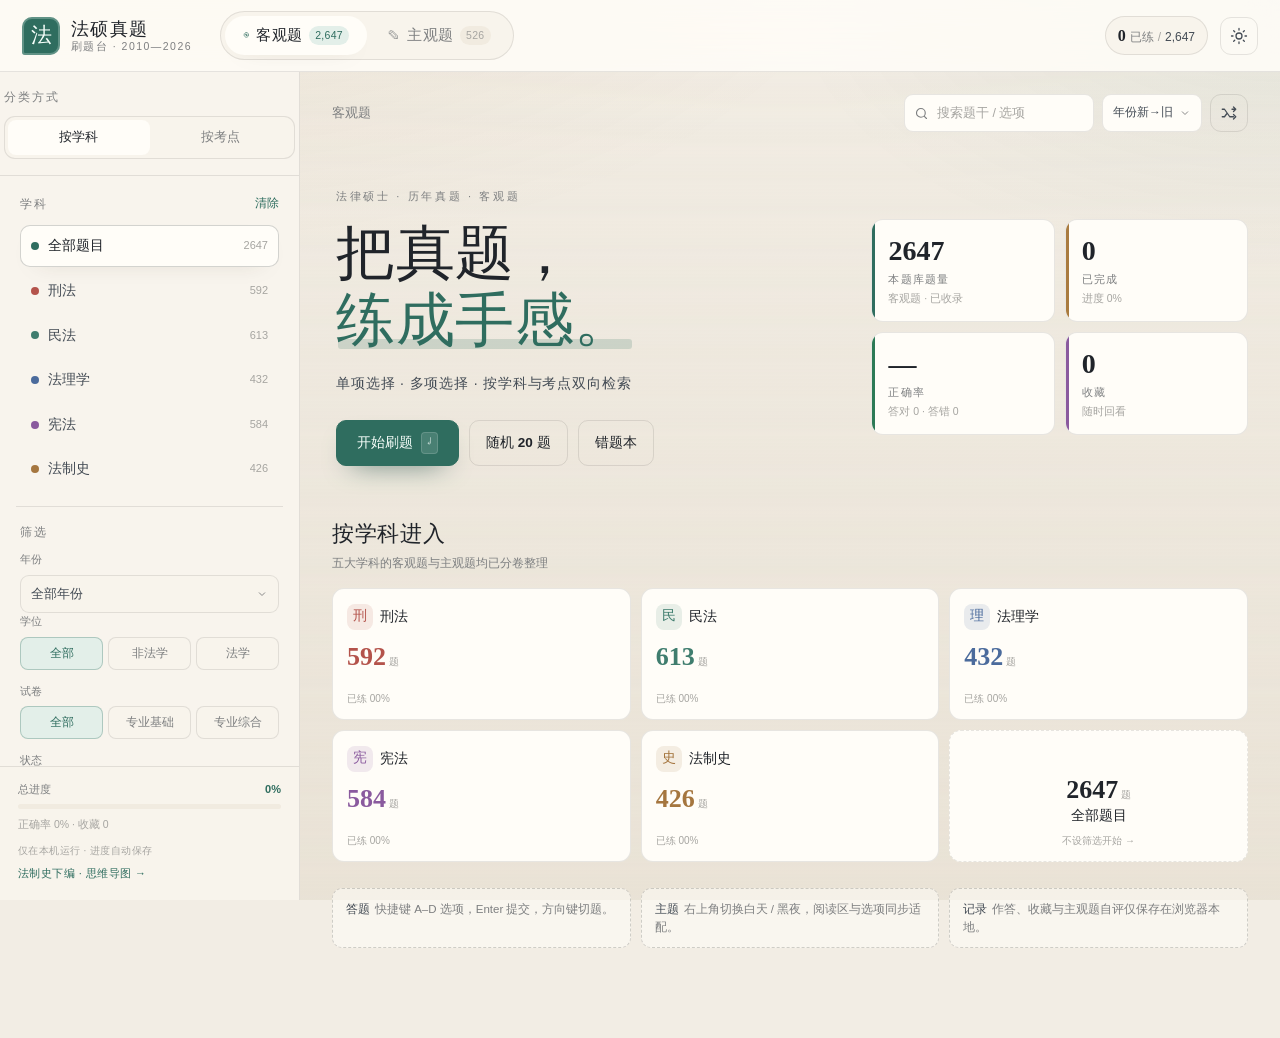
<file: app/index.html>
<!DOCTYPE html>
<html lang="zh-CN" data-theme="light">
<head>
<meta charset="utf-8">
<meta name="viewport" content="width=device-width, initial-scale=1">
<meta name="color-scheme" content="light dark">
<title>法硕真题 · 刷题台</title>
<script>
  try {
    var t = localStorage.getItem("fashuo.theme");
    if (t !== "light" && t !== "dark") t = matchMedia("(prefers-color-scheme: dark)").matches ? "dark" : "light";
    document.documentElement.setAttribute("data-theme", t);
    document.documentElement.style.colorScheme = t;
  } catch (e) {}
</script>
<link rel="stylesheet" href="assets/styles.css">
</head>
<body>
<div class="app" id="app">
  <header class="topbar">
    <button class="icon-btn menu-btn" id="menuBtn" aria-label="打开筛选" title="筛选">
      <svg viewBox="0 0 24 24" aria-hidden="true"><path d="M4 6h16M4 12h16M4 18h10"/></svg>
    </button>
    <a class="brand" href="#" id="brandHome" aria-label="返回首页">
      <span class="brand-seal">法</span>
      <span class="brand-text">
        <strong>法硕真题</strong>
        <small>刷题台 · 2010—2026</small>
      </span>
    </a>

    <nav class="mode-switch" aria-label="题型切换">
      <button class="mode-btn is-active" data-mode="objective" aria-pressed="true">
        <span class="mode-ico">◉</span>客观题
        <em id="objCount">—</em>
      </button>
      <button class="mode-btn" data-mode="subjective" aria-pressed="false">
        <span class="mode-ico">✎</span>主观题
        <em id="subjCount">—</em>
      </button>
    </nav>

    <div class="top-actions">
      <div class="top-stat" id="topStat" title="当前题库进度">
        <span class="top-stat-num" id="doneNum">0</span>
        <span class="top-stat-label">已练</span>
        <span class="top-stat-sep">/</span>
        <span class="top-stat-total" id="totalNum">—</span>
      </div>
      <button class="icon-btn" id="themeBtn" aria-label="切换白天/黑夜模式" title="切换白天 / 黑夜">
        <svg class="ico-sun" viewBox="0 0 24 24" aria-hidden="true"><circle cx="12" cy="12" r="4"/><path d="M12 2v2M12 20v2M4.9 4.9l1.4 1.4M17.7 17.7l1.4 1.4M2 12h2M20 12h2M4.9 19.1l1.4-1.4M17.7 6.3l1.4-1.4"/></svg>
        <svg class="ico-moon" viewBox="0 0 24 24" aria-hidden="true"><path d="M21 12.8A8.5 8.5 0 1 1 11.2 3a7 7 0 0 0 9.8 9.8z"/></svg>
      </button>
    </div>
  </header>

  <div class="shell">
    <aside class="sidebar" id="sidebar" aria-label="题库筛选">
      <div class="side-inner">
        <div class="side-section">
          <div class="side-head">
            <span>分类方式</span>
          </div>
          <div class="seg" id="groupBySeg" role="tablist">
            <button class="seg-btn is-active" data-groupby="subject" role="tab" aria-selected="true">按学科</button>
            <button class="seg-btn" data-groupby="topic" role="tab" aria-selected="false">按考点</button>
          </div>
        </div>

        <div class="side-scroll" id="sideScroll">
          <div class="side-section">
            <div class="side-head">
              <span id="treeTitle">学科</span>
              <button class="link-btn" id="clearAllBtn">清除</button>
            </div>
            <div id="tree" class="tree"></div>
          </div>

          <div class="side-section filters">
            <div class="side-head"><span>筛选</span></div>

            <label class="field">
              <span>年份</span>
              <select id="yearSelect"><option value="">全部年份</option></select>
            </label>

            <div class="field">
              <span>学位</span>
              <div class="pill-row" id="degreeRow">
                <button class="pill is-active" data-degree="">全部</button>
                <button class="pill" data-degree="非法学">非法学</button>
                <button class="pill" data-degree="法学">法学</button>
              </div>
            </div>

            <div class="field">
              <span>试卷</span>
              <div class="pill-row" id="paperRow">
                <button class="pill is-active" data-paper="">全部</button>
                <button class="pill" data-paper="基础课">专业基础</button>
                <button class="pill" data-paper="综合课">专业综合</button>
              </div>
            </div>

            <div class="field">
              <span>状态</span>
              <div class="pill-row wrap" id="statusRow">
                <button class="pill is-active" data-status="">全部</button>
                <button class="pill" data-status="todo">未做</button>
                <button class="pill" data-status="wrong">做错</button>
                <button class="pill" data-status="done">已做</button>
                <button class="pill" data-status="fav">收藏</button>
              </div>
            </div>
          </div>
        </div>

        <div class="side-foot">
          <div class="mini-progress">
            <div class="mini-progress-head">
              <span>总进度</span><span id="miniPct">0%</span>
            </div>
            <div class="bar"><i id="miniBar" style="width:0%"></i></div>
            <div class="mini-stats" id="miniStats">—</div>
          </div>
          <p class="side-note">仅在本机运行 · 进度自动保存</p>
          <a class="side-note side-link" href="mindmap/" target="_blank" rel="noopener">法制史下编 · 思维导图 →</a>
        </div>
      </div>
    </aside>

    <div class="overlay" id="overlay"></div>

    <main class="main" id="main">
      <div class="main-toolbar">
        <div class="crumbs" id="crumbs"></div>
        <div class="tools">
          <div class="search">
            <svg viewBox="0 0 24 24" aria-hidden="true"><circle cx="11" cy="11" r="7"/><path d="M20 20l-3.5-3.5"/></svg>
            <input id="searchInput" type="search" placeholder="搜索题干 / 选项" autocomplete="off" aria-label="搜索题干或选项">
          </div>
          <select id="sortSelect" class="select-compact" aria-label="排序">
            <option value="new">年份新→旧</option>
            <option value="old">年份旧→新</option>
            <option value="random">随机顺序</option>
          </select>
          <button class="icon-btn" id="shuffleBtn" title="打乱顺序" aria-label="打乱顺序">
            <svg viewBox="0 0 24 24" aria-hidden="true"><path d="M3 7h3l7 10h5M3 17h3l3-4M16 7h5M18 4l3 3-3 3M18 14l3 3-3 3"/></svg>
          </button>
        </div>
      </div>

      <section class="view" id="view" aria-live="polite"></section>
    </main>
  </div>
</div>

<template id="tpl-dashboard">
  <div class="dashboard">
    <section class="hero">
      <div class="hero-copy">
        <p class="eyebrow" id="heroEyebrow">法律硕士 · 历年真题</p>
        <h1 id="heroTitle">把真题，<br><em>练成手感。</em></h1>
        <p class="hero-sub" id="heroSub">刑法 · 民法 · 法理学 · 宪法 · 法制史</p>
        <div class="hero-actions">
          <button class="btn primary" id="startAllBtn">开始刷题 <span class="kbd">↵</span></button>
          <button class="btn ghost" id="randomBtn">随机 20 题</button>
          <button class="btn ghost" id="wrongBookBtn">错题本</button>
        </div>
      </div>
      <div class="hero-stats" id="heroStats"></div>
    </section>

    <section class="panel">
      <div class="panel-head">
        <div>
          <h2 id="panelTitle">按学科进入</h2>
          <p class="muted" id="panelSub">五大学科的客观题与主观题均已分卷整理</p>
        </div>
        <button class="link-btn" id="expandAllBtn" hidden>展开全部</button>
      </div>
      <div id="dashboardGrid" class="subject-grid"></div>
    </section>

    <section class="tips">
      <div class="tip"><b>答题</b>快捷键 A–D 选项，Enter 提交，方向键切题。</div>
      <div class="tip"><b>主题</b>右上角切换白天 / 黑夜，阅读区与选项同步适配。</div>
      <div class="tip"><b>记录</b>作答、收藏与主观题自评仅保存在浏览器本地。</div>
    </section>
  </div>
</template>

<template id="tpl-practice">
  <div class="practice">
    <div class="practice-head">
      <div class="practice-title">
        <span class="practice-kicker" id="pKicker"></span>
        <h2 id="pTitle">—</h2>
      </div>
      <div class="practice-tools">
        <span class="counter" id="pCounter">0 / 0</span>
        <button class="btn small ghost" id="jumpBtn" title="题号列表">题号</button>
        <button class="btn small ghost" id="shuffleBtn2" title="打乱">打乱</button>
      </div>
    </div>
    <div id="cardHost"></div>
    <nav class="pager" id="pager">
      <button class="btn ghost" id="prevBtn">← 上一题</button>
      <span class="pager-mid" id="pagerMid"></span>
      <button class="btn ghost" id="nextBtn">下一题 →</button>
    </nav>
  </div>
</template>

<template id="tpl-question">
  <article class="qcard" id="qcard">
    <div class="q-meta" id="qMeta"></div>
    <div class="q-material" id="qMaterial" hidden></div>
    <div class="q-stem" id="qStem"></div>
    <div class="q-options" id="qOptions"></div>
    <div class="q-subjective" id="qSubjective" hidden>
      <label class="sr-only" for="subjInput">作答</label>
      <textarea id="subjInput" class="subj-input" rows="6" placeholder="在这里写下你的答案要点，自动保存到本机…"></textarea>
      <div class="subj-meta"><span id="subjWords">0 字</span><span>可对照参考答案自评</span></div>
    </div>
    <div class="q-actions" id="qActions"></div>
    <div class="q-result" id="qResult" hidden></div>
    <div class="q-explain" id="qExplain" hidden></div>
    <footer class="q-foot">
      <div class="q-foot-left">
        <button class="chip-btn" id="favBtn" aria-pressed="false"><span class="star">☆</span> 收藏</button>
        <button class="chip-btn" id="resetBtn" hidden>重做本题</button>
      </div>
      <div class="q-foot-right">
        <button class="chip-btn" id="showAnswerBtn">显示答案</button>
      </div>
    </footer>
  </article>
</template>

<div class="modal" id="jumpModal" hidden>
  <div class="modal-backdrop" data-close="1"></div>
  <div class="modal-panel" role="dialog" aria-modal="true" aria-label="题号列表">
    <div class="modal-head">
      <h3>题号</h3>
      <div class="legend"><span class="dot done"></span>已做 <span class="dot wrong"></span>做错 <span class="dot"></span>未做</div>
      <button class="icon-btn" data-close="1" aria-label="关闭">✕</button>
    </div>
    <div class="jump-grid" id="jumpGrid"></div>
  </div>
</div>

<div class="toast" id="toast" role="status" aria-live="polite"></div>

<script src="assets/app.js" defer></script>
</body>
</html>
</file>
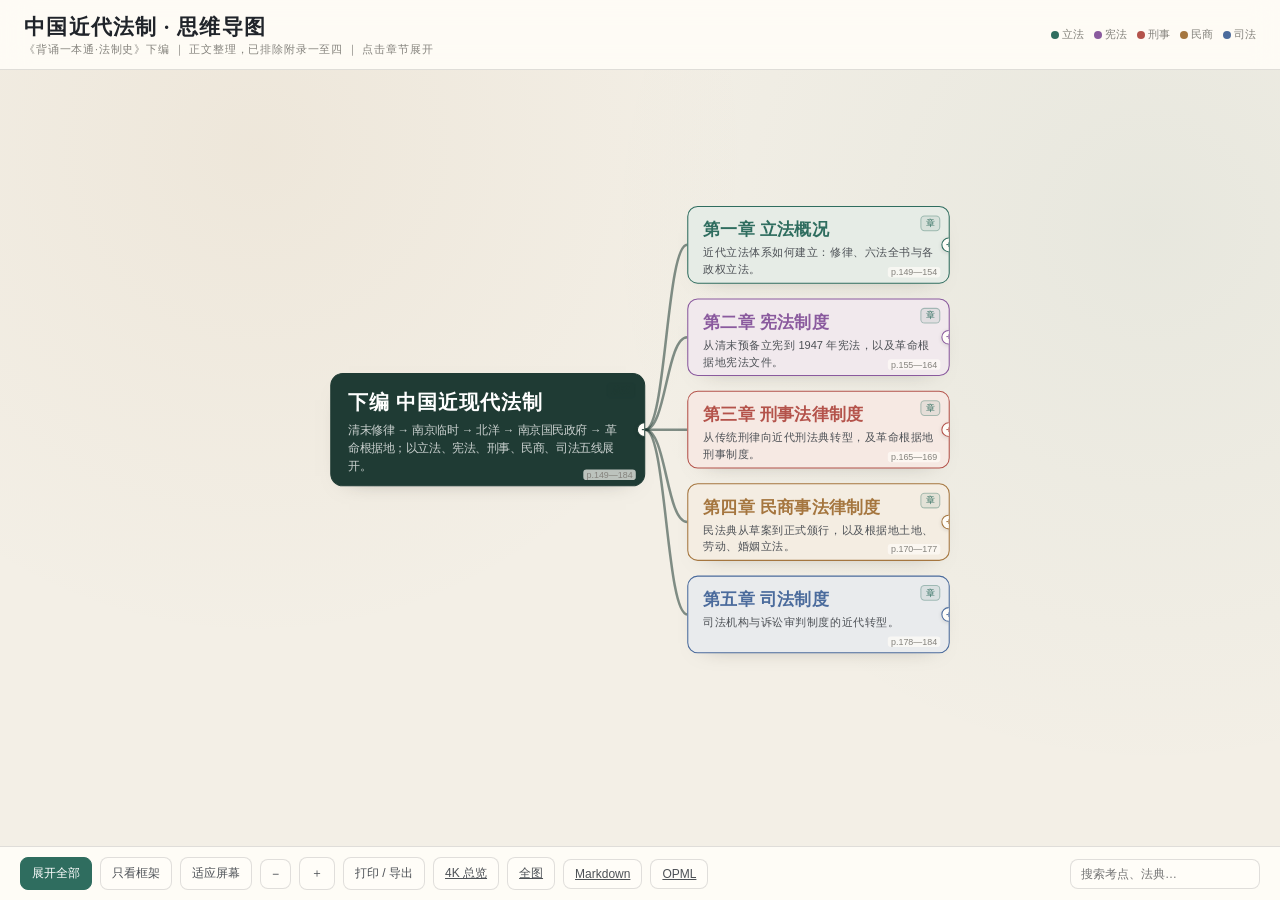
<file: app/mindmap/index.html>
<!DOCTYPE html>
<html lang="zh-CN">
<head>
<meta charset="utf-8">
<meta name="viewport" content="width=device-width, initial-scale=1">
<title>中国近代法制 · 思维导图</title>
<style>
:root{
  --bg:#f3efe6; --paper:#fffdf8; --ink:#20242a; --ink2:#4d5156; --muted:#85837d;
  --line:rgba(38,40,42,.14); --line2:rgba(38,40,42,.24);
  --accent:#2f6d5f; --gold:#a97b3f;
  --serif:"Songti SC","STSong","Source Han Serif SC","Noto Serif CJK SC","SimSun",serif;
  --sans:-apple-system,BlinkMacSystemFont,"PingFang SC","Hiragino Sans GB","Microsoft YaHei",sans-serif;
}
*{box-sizing:border-box}
html,body{margin:0;height:100%}
body{background:var(--bg);color:var(--ink);font-family:var(--sans);overflow:hidden}
body.export{overflow:visible;background:#f3efe6}
body.export .topbar,body.export .toolbar,body.export .hint{display:none!important}
.topbar{position:fixed;z-index:30;top:0;left:0;right:0;height:70px;display:flex;align-items:center;gap:18px;padding:0 24px;background:color-mix(in srgb,var(--paper) 88%,transparent);backdrop-filter:blur(14px);border-bottom:1px solid var(--line)}
.title{display:flex;flex-direction:column;gap:2px;min-width:0}
.title h1{margin:0;font-family:var(--serif);font-size:21px;letter-spacing:.06em;white-space:nowrap}
.title small{color:var(--muted);font-size:10.5px;letter-spacing:.08em;white-space:nowrap}
.legend{margin-left:auto;display:flex;align-items:center;gap:10px;flex-wrap:wrap;font-size:10.5px;color:var(--muted)}
.legend i{display:inline-block;width:8px;height:8px;border-radius:50%;margin-right:3px;vertical-align:middle}
.toolbar{position:fixed;z-index:30;left:0;right:0;bottom:0;height:54px;display:flex;align-items:center;gap:8px;padding:0 20px;background:color-mix(in srgb,var(--paper) 90%,transparent);backdrop-filter:blur(14px);border-top:1px solid var(--line);overflow-x:auto}
.btn{border:1px solid var(--line);background:var(--paper);color:var(--ink2);border-radius:8px;padding:7px 11px;font-size:12px;cursor:pointer;white-space:nowrap}
.btn:hover{border-color:var(--line2);color:var(--ink)}
.btn.primary{background:var(--accent);border-color:var(--accent);color:#fff}
.search{margin-left:auto;display:flex;align-items:center;gap:6px}
.search input{border:1px solid var(--line);background:var(--paper);border-radius:8px;padding:7px 10px;font-size:12px;width:190px;color:var(--ink);outline:none}
.search input:focus{border-color:var(--accent)}
.hint{position:fixed;z-index:25;left:20px;bottom:62px;color:var(--muted);font-size:10.5px;background:color-mix(in srgb,var(--paper) 80%,transparent);padding:4px 8px;border-radius:6px}
#stage{position:fixed;inset:70px 0 54px;overflow:hidden;cursor:grab;background:
  radial-gradient(circle at 20% 10%,rgba(169,123,63,.07),transparent 40%),
  radial-gradient(circle at 90% 20%,rgba(47,109,95,.06),transparent 42%),
  #f3efe6}
#stage.dragging{cursor:grabbing}
body.export #stage{position:static;inset:auto;overflow:visible;width:max-content;height:max-content;padding:30px;background:#f3efe6}
#world{position:absolute;transform-origin:0 0;will-change:transform}
body.export #world{position:relative;transform:none!important}
#edges{position:absolute;left:0;top:0;overflow:visible;pointer-events:none}
.node{position:absolute;border:1px solid var(--line);background:var(--paper);border-radius:10px;padding:10px 12px;box-shadow:0 8px 22px -18px rgba(40,35,25,.5);cursor:pointer;transition:box-shadow .15s,border-color .15s,transform .15s;overflow:hidden}
.node:hover{box-shadow:0 12px 26px -16px rgba(40,35,25,.55);border-color:var(--line2)}
.node.d0{background:#1f3b34;color:#fff;border-color:#1f3b34;padding:14px 16px;border-radius:12px;cursor:default}
.node.d0 .t{font-family:var(--serif);font-size:19px;font-weight:700;letter-spacing:.05em}
.node.d0 .n{color:rgba(255,255,255,.76);font-size:11px;line-height:1.55;margin-top:5px}
.node.d1{padding:12px 14px;border-width:1.5px;border-color:var(--c);background:color-mix(in srgb,var(--c) 12%,var(--paper))}
.node.d1 .t{font-family:var(--serif);font-size:16px;font-weight:700;color:var(--c);letter-spacing:.03em}
.node.d1 .n{color:var(--ink2);font-size:10.5px;line-height:1.5;margin-top:3px}
.node.d2{border-left:3px solid var(--c)}
.node.d2 .t{font-size:13px;font-weight:700;color:var(--ink)}
.node.d2 .n{color:var(--ink2);font-size:10.5px;line-height:1.55;margin-top:3px}
.node.d3{border-left:3px solid var(--c);background:#fffefa}
.node.d3 .t{font-size:12px;font-weight:700;color:var(--ink)}
.node.d3 .n{color:var(--muted);font-size:10px;line-height:1.55;margin-top:3px}
.node .tag{position:absolute;right:8px;top:8px;font-size:8.5px;color:var(--tc);border:1px solid color-mix(in srgb,var(--tc) 35%,transparent);background:color-mix(in srgb,var(--tc) 8%,transparent);padding:1px 4px;border-radius:4px;line-height:1.3}
.node .page{position:absolute;right:8px;bottom:5px;font-size:8.5px;color:var(--muted);background:color-mix(in srgb,var(--paper) 70%,transparent);padding:0 3px;border-radius:3px}
.node .toggle{position:absolute;right:-7px;top:50%;transform:translateY(-50%);width:14px;height:14px;border-radius:50%;background:var(--paper);border:1px solid var(--c);color:var(--c);font-size:9px;line-height:12px;text-align:center;font-weight:700;box-shadow:0 1px 4px rgba(0,0,0,.12)}
.node.hit{outline:3px solid #d9a441;outline-offset:3px}
.node.dim{opacity:.18}
.node .n{display:-webkit-box;-webkit-line-clamp:3;-webkit-box-orient:vertical;overflow:hidden}
body.export .node{cursor:default}
@media (max-width:760px){
  .topbar{height:auto;min-height:64px;flex-wrap:wrap;padding:8px 12px;gap:8px}
  .title h1{font-size:17px;white-space:normal}
  .title small{white-space:normal}
  .legend{display:none}
  #stage{inset:64px 0 54px}
  .search input{width:120px}
}
</style>
</head>
<body>
<header class="topbar">
  <div class="title">
    <h1>中国近代法制 · 思维导图</h1>
    <small>《背诵一本通·法制史》下编 ｜ 正文整理，已排除附录一至四 ｜ 点击章节展开</small>
  </div>
  <div class="legend">
    <span><i style="background:#2f6d5f"></i>立法</span>
    <span><i style="background:#8a5a9e"></i>宪法</span>
    <span><i style="background:#b4534b"></i>刑事</span>
    <span><i style="background:#a5763f"></i>民商</span>
    <span><i style="background:#4b6b9c"></i>司法</span>
  </div>
</header>

<div id="stage">
  <div id="world">
    <svg id="edges"></svg>
  </div>
</div>


<div class="toolbar">
  <button class="btn primary" id="expandAll">展开全部</button>
  <button class="btn" id="collapseDetail">只看框架</button>
  <button class="btn" id="fit">适应屏幕</button>
  <button class="btn" id="zoomOut">−</button>
  <button class="btn" id="zoomIn">＋</button>
  <button class="btn" id="print">打印 / 导出</button>
  <a class="btn" href="overview-4k.png" download>4K 总览</a>
  <a class="btn" href="full-4k.png" download>全图</a>
  <a class="btn" href="outline.md" download>Markdown</a>
  <a class="btn" href="outline.opml" download>OPML</a>
  <div class="search">
    <input id="search" placeholder="搜索考点、法典…" aria-label="搜索节点">
  </div>
</div>

<script>
const DATA = {"title": "下编 中国近现代法制", "note": "清末修律 → 南京临时 → 北洋 → 南京国民政府 → 革命根据地；以立法、宪法、刑事、民商、司法五线展开。", "page": "p.149—184", "tag": "总览", "children": [{"title": "第一章 立法概况", "note": "近代立法体系如何建立：修律、六法全书与各政权立法。", "page": "p.149—154", "tag": "章", "children": [{"title": "清末修律", "note": "收回领事裁判权、变法自强；沈家本、伍廷芳主持。", "page": "p.149", "tag": "制度", "children": [{"title": "修律动因", "note": "收回领事裁判权、变法自强；1901《江楚会奏变法三折》。", "page": "p.149", "tag": "背景", "children": [], "_depth": 3, "_chapter": 1}, {"title": "指导思想", "note": "“中外通行，有裨治理”；“不戾乎中国数千年相传之礼教民情”。", "page": "p.149", "tag": "原则", "children": [], "_depth": 3, "_chapter": 1}, {"title": "修律机关", "note": "修订法律馆（1904 开始办公）；修律大臣沈家本、伍廷芳。", "page": "p.149", "tag": "机构", "children": [], "_depth": 3, "_chapter": 1}, {"title": "主要特点", "note": "借西法形式、固守君主专制与伦理纲常；诸法合体解体；保皇实质。", "page": "p.150", "tag": "特点", "children": [], "_depth": 3, "_chapter": 1}, {"title": "历史意义", "note": "中华法系解体；法律近代化基础；传播西法；推动资本主义与法学教育。", "page": "p.150", "tag": "意义", "children": [], "_depth": 3, "_chapter": 1}], "_depth": 2, "_chapter": 1}, {"title": "南京临时政府法令", "note": "无系统立法；以革命法令保障民权、发展经济、改革社会。", "page": "p.150", "tag": "制度", "children": [{"title": "保障民权", "note": "《保护人民财产令》；禁止买卖人口、废除贱民、保护华侨。", "page": "p.150", "tag": "制度", "children": [], "_depth": 3, "_chapter": 1}, {"title": "发展经济", "note": "兴办实业、奖励农垦、鼓励华侨投资；商业注册、商业银行则例。", "page": "p.150", "tag": "制度", "children": [], "_depth": 3, "_chapter": 1}, {"title": "文化教育", "note": "奖励女学、男女同校、废止读经、禁用前清教科书。", "page": "p.150", "tag": "制度", "children": [], "_depth": 3, "_chapter": 1}, {"title": "社会改革", "note": "禁赌、剪辫、劝禁缠足、改革称呼旧制。", "page": "p.150", "tag": "制度", "children": [], "_depth": 3, "_chapter": 1}], "_depth": 2, "_chapter": 1}, {"title": "北洋政府立法", "note": "“隆礼”与“重刑”并重；大量单行法规与判例解释例。", "page": "p.151", "tag": "制度", "children": [{"title": "立法指导思想", "note": "倡导伦理纲常、尊孔读经；隆礼重刑，严刑峻法。", "page": "p.151", "tag": "原则", "children": [], "_depth": 3, "_chapter": 1}, {"title": "立法活动特点", "note": "采西方原则；沿用删改清末法律；大量单行法规；判例解释例为重要渊源。", "page": "p.151", "tag": "特点", "children": [], "_depth": 3, "_chapter": 1}], "_depth": 2, "_chapter": 1}, {"title": "南京国民政府立法", "note": "三民主义、权能分治、五权宪法；六法全书体系。", "page": "p.152—154", "tag": "制度", "children": [{"title": "立法指导思想", "note": "三民主义为核心；权能分治（政权/治权）；五权宪法；军政—训政—宪政。", "page": "p.152", "tag": "原则", "children": [], "_depth": 3, "_chapter": 1}, {"title": "法律制度特点", "note": "以孙中山遗教为根本；特别法多于普通法且效力高；六法全书；不成文法重要。", "page": "p.153", "tag": "特点", "children": [], "_depth": 3, "_chapter": 1}, {"title": "立法阶段", "note": "1927—1936 形成；1937—1945 发展（两面性）；1946—1949 完善与崩溃。", "page": "p.153", "tag": "背景", "children": [], "_depth": 3, "_chapter": 1}, {"title": "六法全书", "note": "宪法、民法、民诉、刑法、刑诉、行政法；基本法典+相关法规+判例解释例。", "page": "p.153—154", "tag": "法典", "children": [], "_depth": 3, "_chapter": 1}], "_depth": 2, "_chapter": 1}], "_depth": 1, "_chapter": 1, "_color": "#2f6d5f"}, {"title": "第二章 宪法制度", "note": "从清末预备立宪到 1947 年宪法，以及革命根据地宪法文件。", "page": "p.155—164", "tag": "章", "children": [{"title": "清末预备立宪", "note": "1905 仿行宪政 → 1908 钦定宪法大纲 → 1911 十九信条。", "page": "p.155—156", "tag": "制度", "children": [{"title": "预备立宪时间线", "note": "1905 五大臣考察；1906 宣示预备立宪；1907 筹设资政院/咨议局；1908 九年清单；1909 咨议局；1910 资政院；1911 十九信条。", "page": "p.155", "tag": "背景", "children": [], "_depth": 3, "_chapter": 2}, {"title": "《钦定宪法大纲》", "note": "1908；中国第一个宪法性文件；宪政编查馆；君上大权+臣民权利义务。", "page": "p.155—156", "tag": "法典", "children": [], "_depth": 3, "_chapter": 2}, {"title": "《十九信条》", "note": "1911；资政院；君主立宪；缩皇权、扩国会；未提人民权利。", "page": "p.155—156", "tag": "法典", "children": [], "_depth": 3, "_chapter": 2}, {"title": "资政院与咨议局", "note": "资政院中央咨询机关（1910）；咨议局地方咨询机关（1909）；形式议会、实为咨询。", "page": "p.156", "tag": "机构", "children": [], "_depth": 3, "_chapter": 2}], "_depth": 2, "_chapter": 2}, {"title": "南京临时政府宪法", "note": "《临时政府组织大纲》奠基，《临时约法》确立共和。", "page": "p.156—158", "tag": "制度", "children": [{"title": "《临时政府组织大纲》", "note": "1911.12；各省都督府代表会议；总统制；参议院；临时中央审判所；未列人民权利。", "page": "p.156", "tag": "法典", "children": [], "_depth": 3, "_chapter": 2}, {"title": "《临时约法》内容", "note": "1912.3；7章56条；民主共和、三权分立、责任内阁、人民权利、私有财产。", "page": "p.157", "tag": "法典", "children": [], "_depth": 3, "_chapter": 2}, {"title": "《临时约法》特点", "note": "改总统制为责任内阁制；扩大参议院权力；特别修改程序（防袁）。", "page": "p.158", "tag": "特点", "children": [], "_depth": 3, "_chapter": 2}, {"title": "《临时约法》意义", "note": "第一部资产阶级共和国性质宪法文件；否定君主专制；因人立法局限。", "page": "p.158", "tag": "意义", "children": [], "_depth": 3, "_chapter": 2}], "_depth": 2, "_chapter": 2}, {"title": "北洋政府宪法", "note": "天坛宪草 → 袁记约法 → 贿选宪法，共和形式与军阀专制交织。", "page": "p.159—160", "tag": "制度", "children": [{"title": "天坛宪草", "note": "1913；第一部宪法草案；责任内阁；国会权力+国会委员会；总统任期5年；审计院。", "page": "p.159", "tag": "法典", "children": [], "_depth": 3, "_chapter": 2}, {"title": "袁记约法", "note": "1914；总统制；废国会设参政院；总统10年可连任/世袭；权利受限。", "page": "p.159", "tag": "法典", "children": [], "_depth": 3, "_chapter": 2}, {"title": "贿选宪法", "note": "1923；第一部正式宪法；条文完备、形式民主；地方自治实为军阀势力范围。", "page": "p.160", "tag": "法典", "children": [], "_depth": 3, "_chapter": 2}], "_depth": 2, "_chapter": 2}, {"title": "南京国民政府宪法", "note": "训政纲领 → 训政时期约法 → 五五宪草 → 1947 年宪法。", "page": "p.160—161", "tag": "制度", "children": [{"title": "《训政纲领》", "note": "1928；国民党一党专政、以党训政；中央政治会议领导政府。", "page": "p.160", "tag": "法典", "children": [], "_depth": 3, "_chapter": 2}, {"title": "《训政时期约法》", "note": "1931；党治；五院制；权利限制；发展官僚资本。", "page": "p.160", "tag": "法典", "children": [], "_depth": 3, "_chapter": 2}, {"title": "《五五宪草》", "note": "1936；未议决；1947 年宪法蓝本；总统制、国民大会、五院制衡。", "page": "p.161", "tag": "法典", "children": [], "_depth": 3, "_chapter": 2}, {"title": "1947 年《中华民国宪法》", "note": "三民主义/五权；国民大会；总统制受制约；中央地方分权；1948 年《动员戡乱时期临时条款》。", "page": "p.161", "tag": "法典", "children": [], "_depth": 3, "_chapter": 2}], "_depth": 2, "_chapter": 2}, {"title": "革命根据地宪法", "note": "工农民主、抗日民主、人民民主三种政权形态的宪法文件。", "page": "p.162—164", "tag": "制度", "children": [{"title": "《中华苏维埃共和国宪法大纲》", "note": "1931；工农民主专政；工农兵代表大会；权利；外交；意义与局限。", "page": "p.162", "tag": "法典", "children": [], "_depth": 3, "_chapter": 2}, {"title": "《陕甘宁边区施政纲领》", "note": "1941；抗日/团结/民主；参议会+三三制；司法廉洁；经济文化。", "page": "p.163", "tag": "法典", "children": [], "_depth": 3, "_chapter": 2}, {"title": "《陕甘宁边区宪法原则》", "note": "1946；人民代表会议制；民主权利/民族区域自治；司法原则；经济文化。", "page": "p.163", "tag": "法典", "children": [], "_depth": 3, "_chapter": 2}], "_depth": 2, "_chapter": 2}], "_depth": 1, "_chapter": 2, "_color": "#8a5a9e"}, {"title": "第三章 刑事法律制度", "note": "从传统刑律向近代刑法典转型，及革命根据地刑事制度。", "page": "p.165—169", "tag": "章", "children": [{"title": "清末刑事立法", "note": "《大清现行刑律》过渡，《大清新刑律》近代化，礼法之争收场。", "page": "p.165—166", "tag": "制度", "children": [{"title": "《大清现行刑律》", "note": "1910.5；过渡；保留名例/诸法合体/十恶/律例合编；删酷刑缘坐、区分民刑、新罪名、五刑。", "page": "p.165", "tag": "法典", "children": [], "_depth": 3, "_chapter": 3}, {"title": "《大清新刑律》", "note": "1911.1；第一部近代专门刑法典；总则/分则+《暂行章程》；取消十恶；主刑5/从刑2；西原则。", "page": "p.165—166", "tag": "法典", "children": [], "_depth": 3, "_chapter": 3}, {"title": "礼法之争", "note": "礼教派张之洞、劳乃宣 vs 法理派沈家本、杨度；焦点5；结局《暂行章程》。", "page": "p.166", "tag": "对比", "children": [], "_depth": 3, "_chapter": 3}], "_depth": 2, "_chapter": 3}, {"title": "北洋政府刑事", "note": "沿用清末新刑律，增单行法规，刑罚趋酷。", "page": "p.167", "tag": "制度", "children": [{"title": "《暂行新刑律》", "note": "以《大清新刑律》为基础；删帝制/皇室特权；改“帝国”为“中华民国”、“臣民”为“国民”。", "page": "p.167", "tag": "法典", "children": [], "_depth": 3, "_chapter": 3}, {"title": "单行刑事法规", "note": "《戒严法》《治安警察条例》《惩治盗匪法》《易笞条例》等；恢复发遣、笞刑。", "page": "p.167", "tag": "法典", "children": [], "_depth": 3, "_chapter": 3}], "_depth": 2, "_chapter": 3}, {"title": "南京国民政府刑事", "note": "1935 年新刑法采社会防卫主义，特别法重刑。", "page": "p.167—168", "tag": "制度", "children": [{"title": "1935 年《中华民国刑法》", "note": "主观主义/社会防卫；保安处分；保留尊亲属加重、同居相隐、亲族盗免、纳妾；从新从轻。", "page": "p.167", "tag": "法典", "children": [], "_depth": 3, "_chapter": 3}, {"title": "刑事特别法", "note": "数量多、效力高、重刑；镇压共产党与进步人士。", "page": "p.168", "tag": "特点", "children": [], "_depth": 3, "_chapter": 3}], "_depth": 2, "_chapter": 3}, {"title": "革命根据地刑事", "note": "罪名、刑种、定罪量刑原则随政权性质变化。", "page": "p.168—169", "tag": "制度", "children": [{"title": "罪名", "note": "抗日：汉奸、破坏坚壁财物、贪污；人民民主：战犯、地主恶霸、土匪、反动党团、会道门。", "page": "p.168", "tag": "制度", "children": [], "_depth": 3, "_chapter": 3}, {"title": "刑种", "note": "抗日主刑死刑/有期/劳役，从刑罚金/褫夺公权/没收；人民民主加无期、管制。", "page": "p.168—169", "tag": "制度", "children": [], "_depth": 3, "_chapter": 3}, {"title": "定罪量刑原则", "note": "工农民主5项；抗日3项；人民民主“首恶必办、胁从不问、立功受奖”。", "page": "p.169", "tag": "原则", "children": [], "_depth": 3, "_chapter": 3}], "_depth": 2, "_chapter": 3}], "_depth": 1, "_chapter": 3, "_color": "#b4534b"}, {"title": "第四章 民商事法律制度", "note": "民法典从草案到正式颁行，以及根据地土地、劳动、婚姻立法。", "page": "p.170—177", "tag": "章", "children": [{"title": "清末民商立法", "note": "《大清民律草案》与商事立法，民商分立。", "page": "p.170—171", "tag": "制度", "children": [{"title": "《大清民律草案》", "note": "1911.10；5编；民商分立；前3编松冈义正（日德瑞），后2编礼学馆传统；第一部民法典草案。", "page": "p.170", "tag": "法典", "children": [], "_depth": 3, "_chapter": 4}, {"title": "商事立法", "note": "1903—1907/1907—1911；《钦定大清商律》《公司注册试办章程》《商标注册试办章程》《破产律》等；特点3。", "page": "p.170—171", "tag": "法典", "children": [], "_depth": 3, "_chapter": 4}], "_depth": 2, "_chapter": 4}, {"title": "北洋政府民商", "note": "“现行律民事有效部分”为第一顺位法源，民律第二次草案未完成。", "page": "p.171—172", "tag": "制度", "children": [{"title": "民事法律渊源", "note": "现行律民事有效部分（近20年）；单行法令；判例解释例；习惯法/条理。", "page": "p.171", "tag": "制度", "children": [], "_depth": 3, "_chapter": 4}, {"title": "《民律第二次草案》", "note": "1926；5编1522条；采固有法/判例；社会本位；未正式立法。", "page": "p.172", "tag": "法典", "children": [], "_depth": 3, "_chapter": 4}, {"title": "商事法规", "note": "《矿业条例》《森林法》《公司条例》《交易所法》《破产法草案》《票据法草案》等；多未完成立法。", "page": "p.172", "tag": "法典", "children": [], "_depth": 3, "_chapter": 4}], "_depth": 2, "_chapter": 4}, {"title": "南京国民政府民商", "note": "《中华民国民法》正式颁行，民商合一。", "page": "p.173—174", "tag": "制度", "children": [{"title": "《中华民国民法》", "note": "1929—1930；5编；民商合一；最新学理/婚姻家庭固有法/习惯法理/私有财产/社会本位。", "page": "p.173", "tag": "法典", "children": [], "_depth": 3, "_chapter": 4}, {"title": "单行商事立法", "note": "银行法、交易所法、票据法、公司法、海商法、保险法、破产法。", "page": "p.174", "tag": "法典", "children": [], "_depth": 3, "_chapter": 4}], "_depth": 2, "_chapter": 4}, {"title": "革命根据地民商", "note": "土地、劳动、婚姻三大立法线，服务革命与根据地建设。", "page": "p.175—177", "tag": "制度", "children": [{"title": "土地立法", "note": "井冈山1928/兴国1929/苏维埃土地法1931；抗日减租减息；五四指示1946；《中国土地法大纲》1947。", "page": "p.175—176", "tag": "法典", "children": [], "_depth": 3, "_chapter": 4}, {"title": "劳动立法", "note": "1931《中华苏维埃共和国劳动法》；抗日保护工人+团结资产阶级；1948 六次劳大。", "page": "p.176—177", "tag": "法典", "children": [], "_depth": 3, "_chapter": 4}, {"title": "婚姻立法", "note": "1934《中华苏维埃共和国婚姻法》（婚姻自由/婚龄/离婚自由）；抗日婚龄男20女18；人民民主政治条件/干部离婚。", "page": "p.177", "tag": "法典", "children": [], "_depth": 3, "_chapter": 4}], "_depth": 2, "_chapter": 4}], "_depth": 1, "_chapter": 4, "_color": "#a5763f"}, {"title": "第五章 司法制度", "note": "司法机构与诉讼审判制度的近代转型。", "page": "p.178—184", "tag": "章", "children": [{"title": "司法机构", "note": "法院组织、审级、检察、领事裁判权与会审公廨。", "page": "p.178—181", "tag": "制度", "children": [{"title": "清末", "note": "1906《大理院审判编制法》（第一部法院编制法、四级三审）；1910《法院编制法》；法部/大理院/审判厅/检察厅（审检合署）。", "page": "p.178—179", "tag": "机构", "children": [], "_depth": 3, "_chapter": 5}, {"title": "领事裁判权", "note": "1843《中英五口通商章程》《虎门条约》确立；被告主义；四类案件管辖。", "page": "p.178—179", "tag": "制度", "children": [], "_depth": 3, "_chapter": 5}, {"title": "会审公廨", "note": "1864 上海租界；1868《上海洋泾浜设官会审章程》；领事裁判权制度的延伸。", "page": "p.179", "tag": "机构", "children": [], "_depth": 3, "_chapter": 5}, {"title": "南京临时政府", "note": "临时中央审判所（未成立）/法院；司法部。", "page": "p.179", "tag": "机构", "children": [], "_depth": 3, "_chapter": 5}, {"title": "北洋政府", "note": "《暂行法院编制法》；平政院（最早行政诉讼）；四级三审；县知事兼理司法；军法审判。", "page": "p.179—180", "tag": "机构", "children": [], "_depth": 3, "_chapter": 5}, {"title": "南京国民政府", "note": "1932/1935《法院组织法》；三级三审；司法院/最高法院/行政法院/官吏惩戒委员会/特种刑事法庭。", "page": "p.180", "tag": "机构", "children": [], "_depth": 3, "_chapter": 5}, {"title": "革命根据地", "note": "工农民主四级二审/审检合一/政治保卫局；抗日两级两审/三级三审；人民民主三级三审/人民法庭。", "page": "p.180—181", "tag": "机构", "children": [], "_depth": 3, "_chapter": 5}], "_depth": 2, "_chapter": 5}, {"title": "诉讼审判制度", "note": "诉讼法近代化与各政权审判特点。", "page": "p.181—184", "tag": "制度", "children": [{"title": "清末诉讼法", "note": "1906《刑事民事诉讼法草案》（陪审/律师，搁置）；1909《大清刑事诉讼律草案》；1909《大清民事诉讼律草案》（第一部法典化民诉草案）；改革5项。", "page": "p.181—182", "tag": "法典", "children": [], "_depth": 3, "_chapter": 5}, {"title": "南京临时政府", "note": "司法独立；禁止刑讯；禁止体罚；公开审判及陪审；律师制度。", "page": "p.182", "tag": "原则", "children": [], "_depth": 3, "_chapter": 5}, {"title": "北洋政府", "note": "四级三审；兼理司法法院；军法审判干预司法。", "page": "p.182", "tag": "特点", "children": [], "_depth": 3, "_chapter": 5}, {"title": "南京国民政府", "note": "刑诉1928/1935；民诉1930—31/1935；特点：严密侦查、自由心证、秘密审判、军法审判、美军特权。", "page": "p.183", "tag": "特点", "children": [], "_depth": 3, "_chapter": 5}, {"title": "革命根据地", "note": "抗日：马锡五审判方式、人民调解（方式/原则/范围/处理）；人民民主：废除六法全书、确定司法原则。", "page": "p.183—184", "tag": "制度", "children": [], "_depth": 3, "_chapter": 5}], "_depth": 2, "_chapter": 5}], "_depth": 1, "_chapter": 5, "_color": "#4b6b9c"}], "_depth": 0};
const TAG_COLORS = {"总览": "#1f3b34", "章": "#2f6d5f", "法典": "#8a5a9e", "制度": "#2f6d5f", "原则": "#b4534b", "特点": "#a5763f", "意义": "#4b6b9c", "对比": "#b4534b", "机构": "#4b6b9c", "背景": "#7d7f80"};
const CHAPTER_COLORS = ["#2f6d5f", "#8a5a9e", "#b4534b", "#a5763f", "#4b6b9c"];
const stage = document.getElementById('stage');
const world = document.getElementById('world');
const edges = document.getElementById('edges');
let scale = 1, tx = 0, ty = 0;
let collapsed = new Set();
let nodes = [], byId = new Map(), seq = 0;

function colorOf(n){
  if(n._depth===0) return '#1f3b34';
  return n._color || CHAPTER_COLORS[(n._chapter||1)-1];
}
function assign(n, parent){
  n._id = 'n'+(++seq); n._parent = parent||null; byId.set(n._id,n);
  n.children.forEach(c=>assign(c,n));
}
assign(DATA,null);
const totalNodes = seq;

function visibleChildren(n){
  return collapsed.has(n._id) ? [] : n.children;
}
function estimateHeight(n){
  const w = n._depth===0?300:n._depth===1?250:n._depth===2?250:290;
  const chars = (n.note||'').length + (n.title||'').length;
  const cpl = n._depth===0?16:n._depth===1?22:24;
  const lines = Math.max(1, Math.ceil(chars / cpl));
  let h = 38 + lines*16;
  if(n._depth===0) h = 108;
  if(n._depth===1) h = Math.max(64, 44+lines*15);
  if(n._depth>=2) h = Math.max(58, 36+lines*15);
  return Math.min(h, n._depth>=2?132:110);
}
function widthOf(n){ return n._depth===0?300:n._depth===1?250:n._depth===2?250:290; }

let cursor = 0;
let maxRight = 0;
function layout(n, depth){
  n._x = 40 + depth*340;
  n._w = widthOf(n);
  maxRight = Math.max(maxRight, n._x + n._w);
  n._h = estimateHeight(n);
  const kids = visibleChildren(n);
  if(!kids.length){
    n._y = cursor;
    cursor += n._h + 14;
  } else {
    kids.forEach(c=>layout(c, depth+1));
    const first = kids[0], last = kids[kids.length-1];
    n._y = (first._y + last._y + last._h - n._h)/2;
  }
}

function render(){
  cursor = 0; maxRight = 0;
  layout(DATA,0);
  const H = Math.max(cursor+40, 300);
  const W = Math.max(maxRight+40, 420);
  world.style.width = W+'px';
  world.style.height = H+'px';
  edges.setAttribute('width', W);
  edges.setAttribute('height', H);
  edges.setAttribute('viewBox', `0 0 ${W} ${H}`);
  edges.innerHTML = '';
  world.querySelectorAll('.node').forEach(e=>e.remove());
  const frag = document.createDocumentFragment();
  function draw(n){
    const c = colorOf(n);
    const d = document.createElement('div');
    d.className = 'node d'+n._depth;
    d.dataset.id = n._id;
    d.style.left = n._x+'px'; d.style.top = n._y+'px';
    d.style.width = n._w+'px'; d.style.height = n._h+'px';
    d.style.setProperty('--c', c);
    d.style.setProperty('--tc', TAG_COLORS[n.tag]||'#7d7f80');
    if(n._depth===0) d.style.setProperty('--c', '#1f3b34');
    const tag = n.tag ? `<span class="tag">${n.tag}</span>` : '';
    const page = n.page ? `<span class="page">${n.page}</span>` : '';
    const note = n.note ? `<div class="n">${n.note}</div>` : '';
    const toggle = n.children.length ? `<span class="toggle">${collapsed.has(n._id)?'+':'−'}</span>` : '';
    d.title = `${n.title}${n.page?'（'+n.page+'）':''}\n${n.note||''}`;
    d.innerHTML = `${tag}<div class="t">${n.title}</div>${note}${page}${toggle}`;
    d.addEventListener('click', (e)=>{
      e.stopPropagation();
      if(n.children.length){ toggleCollapse(n._id); }
    });
    frag.appendChild(d);
    const kids = visibleChildren(n);
    kids.forEach(c2=>{
      const x1 = n._x + n._w, y1 = n._y + n._h/2;
      const x2 = c2._x, y2 = c2._y + c2._h/2;
      const mid = (x1+x2)/2;
      const path = document.createElementNS('http://www.w3.org/2000/svg','path');
      path.setAttribute('d', `M ${x1} ${y1} C ${mid} ${y1}, ${mid} ${y2}, ${x2} ${y2}`);
      path.setAttribute('fill','none');
      path.setAttribute('stroke', c);
      path.setAttribute('stroke-width', n._depth===0?2.4:(n._depth===1?1.8:1.1));
      path.setAttribute('opacity', n._depth===0?.55:.38);
      edges.appendChild(path);
      draw(c2);
    });
  }
  draw(DATA);
  world.appendChild(frag);
}

function toggleCollapse(id){
  if(collapsed.has(id)) collapsed.delete(id); else collapsed.add(id);
  render(); fit(); saveState();
}
function expandAll(){ collapsed.clear(); render(); fit(); saveState(); }
function collapseDetail(){
  collapsed.clear();
  byId.forEach(n=>{ if(n._depth>=1 && n.children.length) collapsed.add(n._id); });
  render(); fit(); saveState();
}
function fit(){
  const sw = stage.clientWidth, sh = stage.clientHeight;
  const w = parseFloat(world.style.width), h = parseFloat(world.style.height);
  scale = Math.min(1.05, (sw-40)/w);
  tx = Math.max(20, (sw - w*scale)/2);
  ty = Math.max(20, (sh - h*scale)/2);
  applyTransform();
}
function applyTransform(){
  world.style.transform = `translate(${tx}px,${ty}px) scale(${scale})`;
}
function zoom(f, cx, cy){
  const old = scale;
  scale = Math.max(.18, Math.min(2.6, scale*f));
  const sx = (cx - tx)/old, sy = (cy - ty)/old;
  tx = cx - sx*scale; ty = cy - sy*scale;
  applyTransform();
}
stage.addEventListener('wheel', (e)=>{
  if(document.body.classList.contains('export')) return;
  e.preventDefault();
  zoom(e.deltaY<0?1.1:.9, e.clientX, e.clientY);
}, {passive:false});
let drag = null;
stage.addEventListener('pointerdown', (e)=>{
  if(e.target.closest('.node')) return;
  drag = {x:e.clientX, y:e.clientY, tx, ty};
  stage.classList.add('dragging'); stage.setPointerCapture(e.pointerId);
});
stage.addEventListener('pointermove', (e)=>{
  if(!drag) return;
  tx = drag.tx + (e.clientX-drag.x);
  ty = drag.ty + (e.clientY-drag.y);
  applyTransform();
});
stage.addEventListener('pointerup', ()=>{drag=null;stage.classList.remove('dragging');});
document.getElementById('expandAll').onclick = expandAll;
document.getElementById('collapseDetail').onclick = collapseDetail;
document.getElementById('fit').onclick = fit;
document.getElementById('zoomIn').onclick = ()=>zoom(1.18, stage.clientWidth/2, stage.clientHeight/2);
document.getElementById('zoomOut').onclick = ()=>zoom(.85, stage.clientWidth/2, stage.clientHeight/2);
document.getElementById('print').onclick = ()=>window.print();

const search = document.getElementById('search');
search.addEventListener('input', ()=>{
  const q = search.value.trim();
  document.querySelectorAll('.node').forEach(el=>el.classList.remove('hit','dim'));
  if(!q){ return; }
  let first = null;
  byId.forEach(n=>{
    const hit = (n.title+n.note+n.tag+n.page).includes(q);
    const el = document.querySelector(`.node[data-id="${n._id}"]`);
    if(el){ el.classList.toggle('hit', hit); el.classList.toggle('dim', !hit); }
    if(hit && !first) first = n;
  });
  if(first){
    const el = document.querySelector(`.node[data-id="${first._id}"]`);
    if(el) el.scrollIntoView({block:'center', inline:'center', behavior:'smooth'});
  }
});

function saveState(){
  if(document.body.classList.contains('export')) return;
  try{ localStorage.setItem('fazhishi-map-collapsed', JSON.stringify([...collapsed])); }catch(e){}
}

const params = new URLSearchParams(location.search);
if(params.get('export')==='1'){
  document.body.classList.add('export');
  collapsed.clear();
  const maxDepth = parseInt(params.get('depth')||'99',10);
  if(maxDepth < 99){
    byId.forEach(n=>{ if(n._depth>=maxDepth && n.children.length) collapsed.add(n._id); });
  }
  render();
  const w = parseFloat(world.style.width), h = parseFloat(world.style.height);
  world.style.transform='none';
  world.style.position='relative';
  stage.style.width = (w+60)+'px';
  stage.style.height = (h+60)+'px';
  world.style.left='30px'; world.style.top='30px'; world.style.position='absolute';
  window.__mapSize = {width:w+60, height:h+60};
} else {
  try{
    const saved = JSON.parse(localStorage.getItem('fazhishi-map-collapsed')||'[]');
    collapsed = new Set(saved);
  }catch(e){}
  if(!collapsed.size){
    byId.forEach(n=>{ if(n._depth>=1 && n.children.length) collapsed.add(n._id); });
  }
  render();
  fit();
}
window.addEventListener('resize', ()=>{ if(!document.body.classList.contains('export')) fit(); });
</script>
</body>
</html>
</file>
<file: app/assets/styles.css>
/* ============================================================
   法硕真题刷题台 — 双主题样式
   ============================================================ */
:root {
  --bg: #f2ede4;
  --bg-deep: #e8e1d4;
  --surface: #fffdf8;
  --surface-2: #f8f4ec;
  --surface-3: #f1ebe0;
  --ink: #20242a;
  --ink-2: #444c55;
  --muted: #7d7f80;
  --faint: #a6a5a1;
  --line: rgba(38, 40, 42, .11);
  --line-strong: rgba(38, 40, 42, .2);
  --accent: #2f6d5f;
  --accent-ink: #f7fffb;
  --accent-soft: #e3efe9;
  --accent-line: rgba(47, 109, 95, .3);
  --gold: #a97b3f;
  --correct: #2c7a56;
  --correct-soft: #e4f1e9;
  --correct-line: rgba(44, 122, 86, .35);
  --wrong: #ad4a44;
  --wrong-soft: #f7e6e3;
  --wrong-line: rgba(173, 74, 68, .35);
  --shadow: 0 24px 60px -38px rgba(55, 45, 30, .38);
  --shadow-sm: 0 8px 24px -18px rgba(55, 45, 30, .4);
  --radius: 18px;
  --radius-sm: 12px;
  --serif: "Songti SC", "STSong", "Source Han Serif SC", "Noto Serif CJK SC", "SimSun", serif;
  --sans: -apple-system, BlinkMacSystemFont, "PingFang SC", "Hiragino Sans GB", "Microsoft YaHei", sans-serif;

  --xf: #b4534b; --xf-soft: #f4e2de;
  --mf: #3f7d6e; --mf-soft: #e2efe9;
  --fl: #4b6b9c; --fl-soft: #e5ebf5;
  --xa: #8a5a9e; --xa-soft: #f0e7f4;
  --fz: #a5763f; --fz-soft: #f4ebdf;
}

html[data-theme="dark"] {
  --bg: #0d1216;
  --bg-deep: #080c0f;
  --surface: #151d23;
  --surface-2: #111820;
  --surface-3: #1c262e;
  --ink: #e9e4d8;
  --ink-2: #c2beb4;
  --muted: #8f9394;
  --faint: #6f7477;
  --line: rgba(233, 228, 216, .1);
  --line-strong: rgba(233, 228, 216, .2);
  --accent: #7fc7b2;
  --accent-ink: #08130f;
  --accent-soft: #17312a;
  --accent-line: rgba(127, 199, 178, .32);
  --gold: #d3a96d;
  --correct: #7cc79c;
  --correct-soft: #14291f;
  --correct-line: rgba(124, 199, 156, .35);
  --wrong: #e19186;
  --wrong-soft: #2c1a18;
  --wrong-line: rgba(225, 145, 134, .35);
  --shadow: 0 28px 70px -40px #000;
  --shadow-sm: 0 10px 24px -18px #000;

  --xf: #e19a91; --xf-soft: #2c1c1a;
  --mf: #84c3b2; --mf-soft: #152a25;
  --fl: #93aede; --fl-soft: #1a2233;
  --xa: #c39bd6; --xa-soft: #241a2d;
  --fz: #d2ab77; --fz-soft: #2a2116;
}

* { box-sizing: border-box; }
[hidden] { display: none !important; }
html { scroll-behavior: smooth; font-synthesis: none; }
body {
  margin: 0;
  background: var(--bg);
  color: var(--ink);
  font-family: var(--sans);
  font-size: 15px;
  line-height: 1.6;
  -webkit-font-smoothing: antialiased;
  text-rendering: optimizeLegibility;
  transition: background-color .35s ease, color .35s ease;
}
body::before {
  content: "";
  position: fixed;
  inset: 0;
  pointer-events: none;
  z-index: 0;
  background:
    radial-gradient(1200px 600px at 12% -10%, rgba(169, 123, 63, .09), transparent 60%),
    radial-gradient(900px 500px at 100% 0%, rgba(47, 109, 95, .07), transparent 55%),
    linear-gradient(180deg, transparent, var(--bg-deep));
  opacity: .9;
}
html[data-theme="dark"] body::before {
  background:
    radial-gradient(1100px 600px at 8% -10%, rgba(211, 169, 109, .07), transparent 60%),
    radial-gradient(900px 600px at 100% 0%, rgba(127, 199, 178, .06), transparent 55%),
    linear-gradient(180deg, transparent, var(--bg-deep));
}
button, input, select, textarea { font: inherit; color: inherit; }
button { cursor: pointer; }
a { color: inherit; text-decoration: none; }
::selection { background: var(--accent-soft); color: var(--ink); }

/* 主题切换过渡 */
.topbar, .sidebar, .qcard, .subject-card, .panel, .side-section, .seg, .pill, .option,
.subj-input, .q-explain, .q-result, .modal-panel, .jump-grid button, .toast {
  transition: background-color .35s ease, border-color .35s ease, color .2s ease, box-shadow .3s ease;
}

/* 滚动条 */
* { scrollbar-width: thin; scrollbar-color: var(--line-strong) transparent; }
*::-webkit-scrollbar { width: 8px; height: 8px; }
*::-webkit-scrollbar-thumb { background: var(--line-strong); border-radius: 8px; }
*::-webkit-scrollbar-track { background: transparent; }

/* ================= 顶栏 ================= */
.topbar {
  position: sticky;
  top: 0;
  z-index: 40;
  height: 72px;
  display: flex;
  align-items: center;
  gap: 18px;
  padding: 0 22px;
  background: color-mix(in srgb, var(--surface) 86%, transparent);
  border-bottom: 1px solid var(--line);
  backdrop-filter: blur(18px) saturate(140%);
  -webkit-backdrop-filter: blur(18px) saturate(140%);
}
.brand { display: flex; align-items: center; gap: 11px; flex: 0 0 auto; }
.brand-seal {
  width: 38px; height: 38px;
  display: grid; place-items: center;
  background: var(--accent);
  color: var(--accent-ink);
  border-radius: 10px 10px 10px 3px;
  font-family: var(--serif);
  font-size: 21px;
  font-weight: 700;
  box-shadow: inset 0 0 0 2px color-mix(in srgb, var(--accent-ink) 25%, transparent);
}
.brand-text { display: flex; flex-direction: column; line-height: 1.25; }
.brand-text strong { font-family: var(--serif); font-size: 18px; letter-spacing: .08em; }
.brand-text small { color: var(--muted); font-size: 10.5px; letter-spacing: .14em; }

.mode-switch {
  display: flex;
  margin-left: 10px;
  padding: 4px;
  background: var(--surface-2);
  border: 1px solid var(--line);
  border-radius: 999px;
  gap: 3px;
}
.mode-btn {
  display: flex; align-items: center; gap: 7px;
  border: 0; background: transparent;
  color: var(--muted);
  padding: 8px 18px;
  border-radius: 999px;
  font-size: 14.5px;
  font-weight: 600;
  letter-spacing: .02em;
}
.mode-btn em {
  font-style: normal;
  font-size: 10.5px;
  color: var(--faint);
  background: var(--surface-3);
  padding: 1px 6px;
  border-radius: 999px;
  font-weight: 500;
}
.mode-btn .mode-ico { font-size: 12px; opacity: .8; }
.mode-btn:hover { color: var(--ink); }
.mode-btn.is-active {
  background: var(--surface);
  color: var(--ink);
  box-shadow: var(--shadow-sm);
}
.mode-btn.is-active .mode-ico { color: var(--accent); }
.mode-btn.is-active em { background: var(--accent-soft); color: var(--accent); }

.top-actions { margin-left: auto; display: flex; align-items: center; gap: 12px; }
.top-stat {
  display: flex; align-items: baseline; gap: 4px;
  color: var(--muted); font-size: 12px;
  padding: 6px 12px;
  border: 1px solid var(--line);
  border-radius: 999px;
  background: var(--surface-2);
}
.top-stat-num { font-family: var(--serif); font-size: 16px; color: var(--ink); font-weight: 700; }
.top-stat-sep { color: var(--faint); }
.top-stat-total { color: var(--ink-2); }

.icon-btn {
  width: 38px; height: 38px;
  display: grid; place-items: center;
  background: transparent;
  border: 1px solid var(--line);
  border-radius: 11px;
  color: var(--ink-2);
}
.icon-btn:hover { background: var(--surface-2); color: var(--ink); border-color: var(--line-strong); }
.icon-btn svg { width: 18px; height: 18px; fill: none; stroke: currentColor; stroke-width: 1.7; stroke-linecap: round; stroke-linejoin: round; }
#themeBtn .ico-moon { display: none; }
html[data-theme="dark"] #themeBtn .ico-sun { display: none; }
html[data-theme="dark"] #themeBtn .ico-moon { display: block; }
.menu-btn { display: none; }

/* ================= 布局 ================= */
.shell {
  position: relative;
  z-index: 1;
  display: grid;
  grid-template-columns: 300px minmax(0, 1fr);
  max-width: 1560px;
  margin: 0 auto;
  min-height: calc(100vh - 72px);
}
.overlay { display: none; }
.sidebar {
  grid-column: 1;
  grid-row: 1;
  position: sticky;
  top: 72px;
  height: calc(100vh - 72px);
  border-right: 1px solid var(--line);
  background: color-mix(in srgb, var(--bg) 55%, var(--surface));
  z-index: 20;
}
.side-inner { height: 100%; display: flex; flex-direction: column; }
.side-scroll { flex: 1; overflow-y: auto; padding: 0 16px 8px; }
.side-section { padding: 16px 4px; border-bottom: 1px solid var(--line); }
.side-section:last-child { border-bottom: 0; }
.side-head {
  display: flex; align-items: center; justify-content: space-between;
  margin-bottom: 10px;
  font-size: 11.5px;
  letter-spacing: .16em;
  color: var(--muted);
  text-transform: uppercase;
}
.link-btn {
  border: 0; background: none; padding: 2px 0;
  color: var(--accent); font-size: 12px; letter-spacing: .02em;
}
.link-btn:hover { text-decoration: underline; }

.seg {
  display: grid; grid-template-columns: 1fr 1fr;
  padding: 3px;
  background: var(--surface-2);
  border: 1px solid var(--line);
  border-radius: 11px;
}
.seg-btn {
  border: 0; background: transparent;
  padding: 7px 10px;
  border-radius: 8px;
  color: var(--muted);
  font-size: 13px; font-weight: 600;
}
.seg-btn.is-active { background: var(--surface); color: var(--ink); box-shadow: var(--shadow-sm); }
.seg-btn:hover { color: var(--ink); }

/* 学科树 / 考点树 */
.tree { display: flex; flex-direction: column; gap: 3px; }
.tree-item {
  width: 100%;
  display: flex; align-items: center; gap: 9px;
  padding: 9px 10px;
  border: 1px solid transparent;
  border-radius: 10px;
  background: transparent;
  color: var(--ink-2);
  text-align: left;
  font-size: 13.5px;
}
.tree-item:hover { background: var(--surface-2); color: var(--ink); }
.tree-item.is-active {
  background: var(--surface);
  border-color: var(--line-strong);
  color: var(--ink);
  box-shadow: var(--shadow-sm);
}
.tree-item .dot {
  width: 8px; height: 8px; border-radius: 50%;
  background: var(--subj, var(--accent));
  flex: 0 0 auto;
}
.tree-item .name { flex: 1; }
.tree-item .num { font-size: 11px; color: var(--faint); font-variant-numeric: tabular-nums; }
.tree-item .mini-bar {
  position: absolute; left: 0; bottom: 0; height: 2px;
  background: var(--subj, var(--accent));
  border-radius: 2px;
  opacity: .55;
}
.tree-item { position: relative; overflow: hidden; }

.acc { border: 0; margin: 0; }
.acc > summary {
  list-style: none;
  cursor: pointer;
  display: flex; align-items: center; gap: 8px;
  padding: 8px 8px;
  border-radius: 9px;
  color: var(--ink-2);
  font-size: 13px;
  font-weight: 700;
}
.acc > summary::-webkit-details-marker { display: none; }
.acc > summary:hover { background: var(--surface-2); }
.acc > summary .dot { width: 8px; height: 8px; border-radius: 50%; background: var(--subj); }
.acc > summary .num { margin-left: auto; font-weight: 400; color: var(--faint); font-size: 11px; }
.acc > summary::after {
  content: "›";
  color: var(--faint);
  transition: transform .2s;
  font-size: 15px;
  margin-left: 2px;
}
.acc[open] > summary::after { transform: rotate(90deg); }
.acc .acc-body { padding: 2px 0 6px 12px; border-left: 1px solid var(--line); margin-left: 12px; }
.group-label {
  padding: 9px 8px 3px;
  font-size: 10.5px;
  letter-spacing: .12em;
  color: var(--muted);
  text-transform: uppercase;
}
.topic-btn {
  width: 100%;
  display: flex; align-items: center; gap: 6px;
  padding: 6px 8px;
  border: 1px solid transparent;
  border-radius: 8px;
  background: none;
  color: var(--ink-2);
  font-size: 12.5px;
  text-align: left;
}
.topic-btn:hover { background: var(--surface-2); color: var(--ink); }
.topic-btn.is-active { background: var(--accent-soft); color: var(--accent); border-color: var(--accent-line); }
.topic-btn .num { margin-left: auto; color: var(--faint); font-size: 10.5px; }
.topic-btn.zero { opacity: .38; }

/* 筛选 */
.filters .field { margin-bottom: 13px; }
.filters .field > span {
  display: block;
  color: var(--muted);
  font-size: 11px;
  letter-spacing: .04em;
  margin-bottom: 6px;
}
.pill-row { display: flex; gap: 5px; }
.pill-row.wrap { flex-wrap: wrap; }
.pill {
  flex: 1;
  border: 1px solid var(--line);
  background: var(--surface-2);
  color: var(--muted);
  border-radius: 8px;
  padding: 6px 8px;
  font-size: 12px;
  white-space: nowrap;
}
.pill:hover { color: var(--ink); border-color: var(--line-strong); }
.pill.is-active {
  background: var(--accent-soft);
  border-color: var(--accent-line);
  color: var(--accent);
  font-weight: 600;
}
select {
  width: 100%;
  appearance: none;
  border: 1px solid var(--line);
  background: var(--surface-2) url("data:image/svg+xml,%3Csvg xmlns='http://www.w3.org/2000/svg' width='12' height='12' viewBox='0 0 24 24' fill='none' stroke='%23888' stroke-width='2'%3E%3Cpath d='M6 9l6 6 6-6'/%3E%3C/svg%3E") no-repeat right 10px center;
  border-radius: 9px;
  padding: 8px 30px 8px 10px;
  font-size: 12.5px;
  color: var(--ink-2);
}
select:focus { outline: 2px solid var(--accent-line); outline-offset: 1px; }

.side-foot {
  padding: 14px 18px 16px;
  border-top: 1px solid var(--line);
  background: var(--surface-2);
}
.mini-progress-head { display: flex; justify-content: space-between; font-size: 11px; color: var(--muted); margin-bottom: 6px; }
.mini-progress-head span:last-child { color: var(--accent); font-weight: 700; }
.bar { height: 5px; background: var(--surface-3); border-radius: 999px; overflow: hidden; }
.bar > i { display: block; height: 100%; background: linear-gradient(90deg, var(--accent), color-mix(in srgb, var(--accent) 60%, var(--gold))); border-radius: 999px; transition: width .4s ease; }
.mini-stats { margin-top: 7px; font-size: 10.5px; color: var(--faint); }
.side-note { margin: 10px 0 0; font-size: 10px; color: var(--faint); letter-spacing: .04em; }
.side-link { display: inline-block; color: var(--accent); text-decoration: none; font-size: 11px; margin-top: 6px; }
.side-link:hover { text-decoration: underline; }

/* ================= 主区域 ================= */
.main { grid-column: 2; grid-row: 1; min-width: 0; padding: 18px 32px 90px; }
.main-toolbar {
  display: flex; align-items: center; gap: 14px;
  padding: 4px 0 16px;
}
.crumbs { display: flex; align-items: center; gap: 7px; flex-wrap: wrap; min-height: 28px; font-size: 12.5px; color: var(--muted); }
.crumbs button {
  border: 0; background: none; padding: 2px 0; color: var(--muted);
  font-size: 12.5px;
}
.crumbs button:hover { color: var(--accent); }
.crumbs .sep { color: var(--faint); opacity: .6; }
.crumbs .here { color: var(--ink); font-weight: 600; }
.tools { margin-left: auto; display: flex; align-items: center; gap: 8px; }
.search {
  position: relative;
  display: flex; align-items: center;
}
.search svg {
  position: absolute; left: 10px; width: 15px; height: 15px;
  fill: none; stroke: var(--muted); stroke-width: 1.8; stroke-linecap: round;
}
.search input {
  width: 190px;
  border: 1px solid var(--line);
  background: var(--surface);
  border-radius: 9px;
  padding: 8px 10px 8px 32px;
  font-size: 12.5px;
  color: var(--ink);
  transition: width .2s, border-color .2s;
}
.search input::placeholder { color: var(--faint); }
.search input:focus { outline: none; border-color: var(--accent-line); width: 240px; }
.select-compact {
  width: auto;
  background-color: var(--surface);
  font-size: 12px;
  padding: 8px 28px 8px 10px;
}

/* ================= 首页 Dashboard ================= */
.view { min-height: 60vh; }
.dashboard { display: flex; flex-direction: column; gap: 26px; animation: fadeUp .45s ease both; }
.hero {
  display: grid;
  grid-template-columns: minmax(0, 1.15fr) minmax(280px, .85fr);
  gap: 30px;
  align-items: stretch;
  padding: 22px 0 6px;
}
.hero-copy { padding: 18px 4px; }
.eyebrow {
  margin: 0 0 14px;
  font-size: 11px;
  letter-spacing: .24em;
  color: var(--muted);
  text-transform: uppercase;
}
.hero h1 {
  font-family: var(--serif);
  font-weight: 700;
  font-size: clamp(38px, 4.6vw, 62px);
  line-height: 1.14;
  letter-spacing: .01em;
  margin: 0 0 18px;
}
.hero h1 em {
  font-style: normal;
  color: var(--accent);
  position: relative;
}
.hero h1 em::after {
  content: "";
  position: absolute;
  left: 2px; right: 2px; bottom: 4px;
  height: 10px;
  background: color-mix(in srgb, var(--accent) 18%, transparent);
  z-index: -1;
  border-radius: 3px;
}
.hero-sub { margin: 0; color: var(--ink-2); font-size: 14px; letter-spacing: .06em; }
.hero-actions { display: flex; gap: 10px; flex-wrap: wrap; margin-top: 26px; }
.btn {
  display: inline-flex; align-items: center; justify-content: center; gap: 8px;
  border: 1px solid var(--line);
  background: var(--surface);
  color: var(--ink);
  border-radius: 10px;
  padding: 10px 16px;
  font-size: 13.5px;
  font-weight: 600;
}
.btn:hover { border-color: var(--line-strong); transform: translateY(-1px); }
.btn.primary {
  background: var(--accent);
  color: var(--accent-ink);
  border-color: var(--accent);
  box-shadow: 0 12px 28px -16px color-mix(in srgb, var(--accent) 80%, #000);
  padding: 11px 20px;
}
.btn.primary:hover { filter: brightness(1.04); }
.btn.ghost { background: transparent; }
.btn.small { padding: 6px 11px; font-size: 12px; border-radius: 8px; }
.kbd {
  font-size: 10px;
  padding: 2px 5px;
  border-radius: 4px;
  background: color-mix(in srgb, var(--accent-ink) 16%, transparent);
  border: 1px solid color-mix(in srgb, var(--accent-ink) 20%, transparent);
  opacity: .8;
}
.hero-stats {
  display: grid;
  grid-template-columns: 1fr 1fr;
  gap: 10px;
  align-content: center;
}
.stat-card {
  border: 1px solid var(--line);
  background: var(--surface);
  border-radius: var(--radius-sm);
  padding: 16px 16px 14px;
  position: relative;
  overflow: hidden;
}
.stat-card::before {
  content: "";
  position: absolute; left: 0; top: 0; bottom: 0;
  width: 3px;
  background: var(--stat-color, var(--accent));
}
.stat-card .stat-num {
  font-family: var(--serif);
  font-size: 28px;
  line-height: 1.1;
  font-weight: 700;
  color: var(--ink);
}
.stat-card .stat-label { font-size: 11px; color: var(--muted); letter-spacing: .1em; margin-top: 4px; }
.stat-card .stat-sub { font-size: 10.5px; color: var(--faint); margin-top: 2px; }

.panel { background: transparent; }
.panel-head { display: flex; align-items: flex-end; justify-content: space-between; gap: 16px; margin-bottom: 14px; }
.panel-head h2 { font-family: var(--serif); font-size: 22px; margin: 0; letter-spacing: .03em; }
.panel-head .muted { margin: 3px 0 0; color: var(--muted); font-size: 12px; }
.subject-grid {
  display: grid;
  grid-template-columns: repeat(6, minmax(0, 1fr));
  gap: 10px;
}
.subject-card {
  --subj: var(--accent);
  position: relative;
  border: 1px solid var(--line);
  background: var(--surface);
  border-radius: var(--radius-sm);
  padding: 15px 14px 12px;
  text-align: left;
  overflow: hidden;
  min-height: 132px;
  display: flex; flex-direction: column;
}
.subject-card:hover { transform: translateY(-2px); box-shadow: var(--shadow-sm); border-color: color-mix(in srgb, var(--subj) 40%, var(--line)); }
.subject-card .subj-top { display: flex; align-items: center; gap: 7px; }
.subject-card .subj-seal {
  width: 26px; height: 26px; border-radius: 8px;
  display: grid; place-items: center;
  background: color-mix(in srgb, var(--subj) 12%, var(--surface));
  color: var(--subj);
  font-family: var(--serif);
  font-weight: 700;
  font-size: 14px;
}
.subject-card .subj-name { font-weight: 700; font-size: 13.5px; }
.subject-card .subj-count {
  margin-top: auto;
  font-family: var(--serif);
  font-size: 26px;
  line-height: 1.2;
  color: var(--subj);
  font-weight: 700;
}
.subject-card .subj-count small { font-family: var(--sans); font-size: 10px; color: var(--faint); font-weight: 400; margin-left: 3px; }
.subject-card .subj-bar { margin-top: 8px; height: 4px; border-radius: 999px; background: var(--surface-3); overflow: hidden; }
.subject-card .subj-bar i { display: block; height: 100%; background: var(--subj); border-radius: 999px; }
.subject-card .subj-foot { display: flex; justify-content: space-between; margin-top: 6px; font-size: 10px; color: var(--faint); }
.subject-card.all { justify-content: center; align-items: center; text-align: center; border-style: dashed; }
.subject-card.all .subj-count { color: var(--ink); }

.tips { display: grid; grid-template-columns: repeat(3, 1fr); gap: 10px; }
.tip {
  border: 1px dashed var(--line-strong);
  border-radius: 10px;
  padding: 11px 13px;
  font-size: 11.5px;
  color: var(--muted);
  background: color-mix(in srgb, var(--surface) 55%, transparent);
}
.tip b { color: var(--ink-2); margin-right: 5px; }

/* ================= 刷题区 ================= */
.practice { animation: fadeUp .4s ease both; }
.practice-head { display: flex; align-items: flex-end; justify-content: space-between; gap: 16px; }
.practice-kicker { display: block; font-size: 10.5px; letter-spacing: .18em; color: var(--muted); text-transform: uppercase; margin-bottom: 4px; }
.practice-title h2 { font-family: var(--sans); font-weight: 600; margin: 0; font-size: 22px; letter-spacing: .02em; }
.practice-tools { display: flex; align-items: center; gap: 8px; }
.counter { font-size: 11.5px; color: var(--muted); font-variant-numeric: tabular-nums; margin-right: 4px; }
.practice-bar { margin: 12px 0 18px; height: 3px; }
.practice-bar i { background: var(--accent); }

.qcard {
  background: var(--surface);
  border: 1px solid var(--line);
  border-radius: var(--radius);
  box-shadow: var(--shadow);
  padding: 28px 32px 20px;
  position: relative;
  overflow: hidden;
}
.qcard::before {
  content: "";
  position: absolute; left: 0; top: 0; bottom: 0; width: 4px;
  background: linear-gradient(180deg, var(--subj, var(--accent)), color-mix(in srgb, var(--subj, var(--accent)) 30%, transparent));
  opacity: .85;
}
.q-meta { display: flex; flex-wrap: wrap; gap: 6px; align-items: center; margin-bottom: 16px; }
.chip {
  display: inline-flex; align-items: center; gap: 4px;
  border: 1px solid var(--line);
  background: var(--surface-2);
  color: var(--muted);
  border-radius: 999px;
  padding: 3px 9px;
  font-size: 10.5px;
  letter-spacing: .03em;
}
.chip.subj { color: var(--subj); border-color: color-mix(in srgb, var(--subj) 30%, transparent); background: color-mix(in srgb, var(--subj) 9%, var(--surface)); }
.chip.topic { color: var(--ink-2); }
.chip.type { color: var(--gold); border-color: color-mix(in srgb, var(--gold) 30%, transparent); background: color-mix(in srgb, var(--gold) 8%, var(--surface)); }
.q-no { margin-left: auto; font-family: var(--serif); font-size: 12px; color: var(--faint); letter-spacing: .08em; }

.q-material {
  margin: 0 0 18px;
  padding: 14px 17px;
  background: var(--surface-2);
  border-left: 3px solid var(--gold);
  border-radius: 10px;
  font-family: var(--serif);
  font-size: 14.5px;
  line-height: 1.9;
  color: var(--ink-2);
  white-space: pre-wrap;
}
.q-material-head {
  font-family: var(--sans);
  font-size: 10px;
  letter-spacing: .16em;
  color: var(--gold);
  margin-bottom: 6px;
}
.q-stem {
  font-family: var(--serif);
  font-size: 20px;
  line-height: 1.95;
  letter-spacing: .015em;
  color: var(--ink);
  margin: 2px 0 20px;
  white-space: pre-wrap;
  word-break: break-word;
}
.q-stem strong { color: var(--accent); }

.q-options { display: flex; flex-direction: column; gap: 9px; }
.option {
  display: flex; align-items: flex-start; gap: 12px;
  width: 100%;
  text-align: left;
  border: 1px solid var(--line);
  background: var(--surface-2);
  border-radius: var(--radius-sm);
  padding: 12px 14px;
  color: var(--ink-2);
  font-size: 14.5px;
  line-height: 1.65;
  position: relative;
}
.option:hover { border-color: var(--line-strong); background: var(--surface-3); }
.option:focus-visible { outline: 2px solid var(--accent); outline-offset: 2px; }
.option-key {
  flex: 0 0 auto;
  width: 25px; height: 25px;
  display: grid; place-items: center;
  border: 1px solid var(--line-strong);
  border-radius: 7px;
  font-size: 12px;
  font-weight: 700;
  color: var(--muted);
  margin-top: 1px;
  transition: all .2s;
}
.option-text { flex: 1; }
.option .mark { flex: 0 0 auto; font-size: 14px; opacity: 0; margin-top: 2px; }
.option.is-selected {
  border-color: var(--accent-line);
  background: var(--accent-soft);
  color: var(--ink);
  box-shadow: inset 0 0 0 1px var(--accent-line);
}
.option.is-selected .option-key { background: var(--accent); color: var(--accent-ink); border-color: var(--accent); }
.option.is-correct {
  border-color: var(--correct-line);
  background: var(--correct-soft);
  color: var(--ink);
}
.option.is-correct .option-key { background: var(--correct); color: var(--accent-ink); border-color: var(--correct); }
.option.is-wrong {
  border-color: var(--wrong-line);
  background: var(--wrong-soft);
  color: var(--ink);
  text-decoration-color: var(--wrong);
}
.option.is-wrong .option-key { background: var(--wrong); color: var(--accent-ink); border-color: var(--wrong); }
.option.is-correct .mark, .option.is-wrong .mark { opacity: 1; }
.option.is-correct .mark { color: var(--correct); }
.option.is-wrong .mark { color: var(--wrong); }
.option[disabled] { cursor: default; }

.q-actions { display: flex; align-items: center; gap: 10px; margin-top: 20px; }
.q-actions .btn.primary { min-width: 120px; }
.hint { color: var(--faint); font-size: 11px; margin-left: 2px; }
.q-actions .spacer { flex: 1; }

.q-result {
  margin-top: 18px;
  border-radius: 12px;
  padding: 12px 15px;
  border: 1px solid var(--line);
  background: var(--surface-2);
  display: flex; align-items: center; gap: 10px; flex-wrap: wrap;
}
.q-result.right { background: var(--correct-soft); border-color: var(--correct-line); }
.q-result.wrong { background: var(--wrong-soft); border-color: var(--wrong-line); }
.result-title { font-weight: 700; font-size: 13.5px; }
.q-result.right .result-title { color: var(--correct); }
.q-result.wrong .result-title { color: var(--wrong); }
.result-answer { font-size: 12.5px; color: var(--ink-2); display: flex; align-items: center; gap: 6px; }
.ans-chip {
  display: inline-grid; place-items: center;
  min-width: 22px; height: 22px; padding: 0 5px;
  border-radius: 6px;
  font-weight: 700; font-size: 12px;
  background: var(--correct); color: var(--accent-ink);
}
.q-result.wrong .ans-chip { background: var(--wrong); }

.q-explain {
  margin-top: 14px;
  border: 1px solid var(--line);
  border-left: 3px solid var(--accent);
  border-radius: 10px;
  background: var(--surface-2);
  padding: 15px 18px;
  font-size: 13.5px;
  line-height: 1.85;
  color: var(--ink-2);
  max-height: 520px;
  overflow-y: auto;
}
.q-explain h4 {
  margin: 0 0 8px;
  font-size: 11px;
  letter-spacing: .16em;
  color: var(--muted);
  font-weight: 600;
  text-transform: uppercase;
}
.q-explain p { margin: 0 0 8px; }
.q-explain p:last-child { margin-bottom: 0; }
.q-explain .ref-label { color: var(--accent); font-weight: 700; }

.q-foot {
  display: flex; align-items: center; justify-content: space-between; gap: 10px;
  margin-top: 18px; padding-top: 14px;
  border-top: 1px dashed var(--line);
}
.q-foot-left, .q-foot-right { display: flex; gap: 6px; align-items: center; }
.chip-btn {
  border: 1px solid transparent;
  background: transparent;
  color: var(--muted);
  font-size: 12px;
  padding: 5px 9px;
  border-radius: 8px;
}
.chip-btn:hover { background: var(--surface-2); color: var(--ink); border-color: var(--line); }
.chip-btn[aria-pressed="true"] { color: var(--gold); background: color-mix(in srgb, var(--gold) 10%, transparent); border-color: color-mix(in srgb, var(--gold) 25%, transparent); }
.chip-btn .star { font-size: 14px; }

.subj-input {
  width: 100%;
  resize: vertical;
  min-height: 120px;
  border: 1px solid var(--line);
  background: var(--surface-2);
  border-radius: 12px;
  padding: 13px 15px;
  font-family: var(--sans);
  font-size: 14px;
  line-height: 1.8;
  color: var(--ink);
}
.subj-input:focus { outline: none; border-color: var(--accent-line); box-shadow: 0 0 0 3px color-mix(in srgb, var(--accent) 10%, transparent); }
.subj-input::placeholder { color: var(--faint); }
.subj-meta { display: flex; justify-content: space-between; margin-top: 6px; font-size: 10.5px; color: var(--faint); }
.q-subjective .btn { margin-top: 4px; }

.rate-row { display: flex; gap: 6px; flex-wrap: wrap; margin-top: 8px; }
.rate-btn {
  border: 1px solid var(--line);
  background: var(--surface);
  color: var(--ink-2);
  padding: 6px 12px;
  border-radius: 999px;
  font-size: 12px;
}
.rate-btn:hover { border-color: var(--line-strong); }
.rate-btn.is-active[data-rate="mastered"] { background: var(--correct-soft); border-color: var(--correct-line); color: var(--correct); }
.rate-btn.is-active[data-rate="fuzzy"] { background: color-mix(in srgb, var(--gold) 12%, var(--surface)); border-color: color-mix(in srgb, var(--gold) 35%, transparent); color: var(--gold); }
.rate-btn.is-active[data-rate="unknown"] { background: var(--wrong-soft); border-color: var(--wrong-line); color: var(--wrong); }

.pager { display: flex; align-items: center; justify-content: space-between; gap: 14px; margin-top: 18px; }
.pager .btn { min-width: 112px; }
.pager-mid { color: var(--faint); font-size: 11px; letter-spacing: .08em; }

/* ================= 弹窗 / 提示 ================= */
.modal { position: fixed; inset: 0; z-index: 90; display: grid; place-items: center; }
.modal[hidden] { display: none; }
.modal-backdrop { position: absolute; inset: 0; background: rgba(8, 10, 12, .5); backdrop-filter: blur(3px); }
.modal-panel {
  position: relative;
  width: min(720px, calc(100vw - 32px));
  max-height: min(76vh, 720px);
  background: var(--surface);
  border: 1px solid var(--line-strong);
  border-radius: 16px;
  box-shadow: var(--shadow);
  display: flex; flex-direction: column;
  animation: pop .22s ease both;
}
.modal-head { display: flex; align-items: center; gap: 12px; padding: 14px 16px; border-bottom: 1px solid var(--line); }
.modal-head h3 { margin: 0; font-family: var(--serif); font-size: 18px; }
.legend { margin-left: auto; display: flex; align-items: center; gap: 5px; font-size: 10.5px; color: var(--muted); }
.legend .dot { width: 8px; height: 8px; border-radius: 50%; background: var(--surface-3); border: 1px solid var(--line-strong); margin-left: 4px; }
.legend .dot.done { background: var(--correct); border-color: var(--correct); }
.legend .dot.wrong { background: var(--wrong); border-color: var(--wrong); }
.jump-grid {
  padding: 16px;
  display: grid;
  grid-template-columns: repeat(auto-fill, minmax(44px, 1fr));
  gap: 6px;
  overflow-y: auto;
}
.jump-grid button {
  height: 40px;
  border: 1px solid var(--line);
  background: var(--surface-2);
  border-radius: 8px;
  font-size: 12px;
  color: var(--muted);
  font-variant-numeric: tabular-nums;
}
.jump-grid button:hover { border-color: var(--line-strong); color: var(--ink); }
.jump-grid button.done { background: var(--correct-soft); border-color: var(--correct-line); color: var(--correct); }
.jump-grid button.wrong { background: var(--wrong-soft); border-color: var(--wrong-line); color: var(--wrong); }
.jump-grid button.current { outline: 2px solid var(--accent); outline-offset: 1px; color: var(--ink); font-weight: 700; }

.toast {
  position: fixed;
  left: 50%; bottom: 26px;
  transform: translate(-50%, 20px);
  background: var(--ink);
  color: var(--bg);
  border-radius: 999px;
  padding: 9px 18px;
  font-size: 12px;
  opacity: 0;
  pointer-events: none;
  z-index: 100;
  transition: opacity .2s, transform .2s;
  box-shadow: var(--shadow);
}
.toast.show { opacity: .94; transform: translate(-50%, 0); }
html[data-theme="dark"] .toast { background: #e9e4d8; color: #111; }

.empty {
  padding: 60px 20px;
  text-align: center;
  color: var(--muted);
}
.empty h3 { font-family: var(--serif); color: var(--ink); font-size: 22px; margin: 0 0 8px; }
.empty p { margin: 0 0 16px; font-size: 13px; }

.sr-only {
  position: absolute; width: 1px; height: 1px; padding: 0; margin: -1px;
  overflow: hidden; clip: rect(0,0,0,0); white-space: nowrap; border: 0;
}

@keyframes fadeUp { from { opacity: 0; transform: translateY(8px); } to { opacity: 1; transform: none; } }
@keyframes pop { from { opacity: 0; transform: scale(.98); } to { opacity: 1; transform: none; } }
@media (prefers-reduced-motion: reduce) {
  *, *::before, *::after { animation-duration: .001ms !important; transition-duration: .001ms !important; scroll-behavior: auto !important; }
}

/* ================= 响应式 ================= */
@media (max-width: 1280px) {
  .subject-grid { grid-template-columns: repeat(3, 1fr); }
}
@media (max-width: 1100px) {
  .shell { grid-template-columns: 270px minmax(0, 1fr); }
  .main { padding: 16px 22px 80px; }
  .hero { grid-template-columns: 1fr; gap: 18px; }
  .hero-stats { grid-template-columns: repeat(4, 1fr); }
  .stat-card .stat-num { font-size: 22px; }
}
@media (max-width: 900px) {
  .menu-btn { display: grid; }
  .shell { grid-template-columns: 1fr; }
  .sidebar {
    position: fixed;
    top: 72px; left: 0; bottom: 0;
    width: min(330px, 86vw);
    height: calc(100vh - 72px);
    transform: translateX(-102%);
    transition: transform .28s ease;
    background: var(--surface);
    border-right: 1px solid var(--line-strong);
    z-index: 60;
    padding-top: 10px;
  }
  body.sidebar-open .sidebar { transform: none; }
  body.sidebar-open { overflow: hidden; }
  .overlay {
    display: block;
    position: fixed; inset: 0; z-index: 50;
    background: rgba(8, 10, 12, .45);
    opacity: 0; pointer-events: none;
    transition: opacity .25s;
  }
  body.sidebar-open .overlay { opacity: 1; pointer-events: auto; }
  .brand-text small { display: none; }
  .top-stat { display: none; }
  .main { padding: 14px 16px 80px; }
  .main-toolbar { flex-wrap: wrap; gap: 10px; }
  .tools { width: 100%; margin-left: 0; }
  .search { flex: 1; }
  .search input, .search input:focus { width: 100%; }
  .hero h1 { font-size: 40px; }
  .hero-stats { grid-template-columns: 1fr 1fr; }
  .subject-grid { grid-template-columns: repeat(2, 1fr); }
  .tips { grid-template-columns: 1fr; }
  .practice-head { flex-direction: column; align-items: flex-start; gap: 8px; }
  .qcard { padding: 22px 18px 16px; }
  .q-stem { font-size: 18px; line-height: 1.85; }
}
@media (max-width: 520px) {
  .topbar { padding: 0 10px; gap: 7px; height: 62px; }
  .brand { gap: 7px; }
  .brand-seal { width: 32px; height: 32px; font-size: 17px; }
  .brand-text strong { font-size: 14px; letter-spacing: .04em; }
  .mode-switch { margin-left: auto; padding: 3px; gap: 2px; }
  .mode-btn { padding: 6px 8px; font-size: 12.5px; white-space: nowrap; gap: 4px; }
  .mode-btn .mode-ico { display: none; }
  .mode-btn em { display: none; }
  .top-actions { gap: 6px; }
  .top-actions .icon-btn { width: 34px; height: 34px; }
  .icon-btn svg { width: 16px; height: 16px; }
  .hero-actions .btn { white-space: nowrap; padding: 10px 12px; }
  .sidebar { top: 62px; height: calc(100vh - 62px); }
  .main { padding: 10px 12px 70px; }
  .hero h1 { font-size: 33px; }
  .hero-actions .btn { flex: 1; }
  .subject-grid { grid-template-columns: 1fr 1fr; gap: 8px; }
  .subject-card { min-height: 118px; padding: 12px; }
  .qcard { border-radius: 14px; }
  .q-no { display: none; }
  .q-foot { flex-direction: column; align-items: flex-start; }
  .pager .btn { min-width: 0; flex: 1; }
  .pager-mid { display: none; }
  .search input { font-size: 16px; }
  .jump-grid { grid-template-columns: repeat(auto-fill, minmax(38px, 1fr)); }
}
</file>
